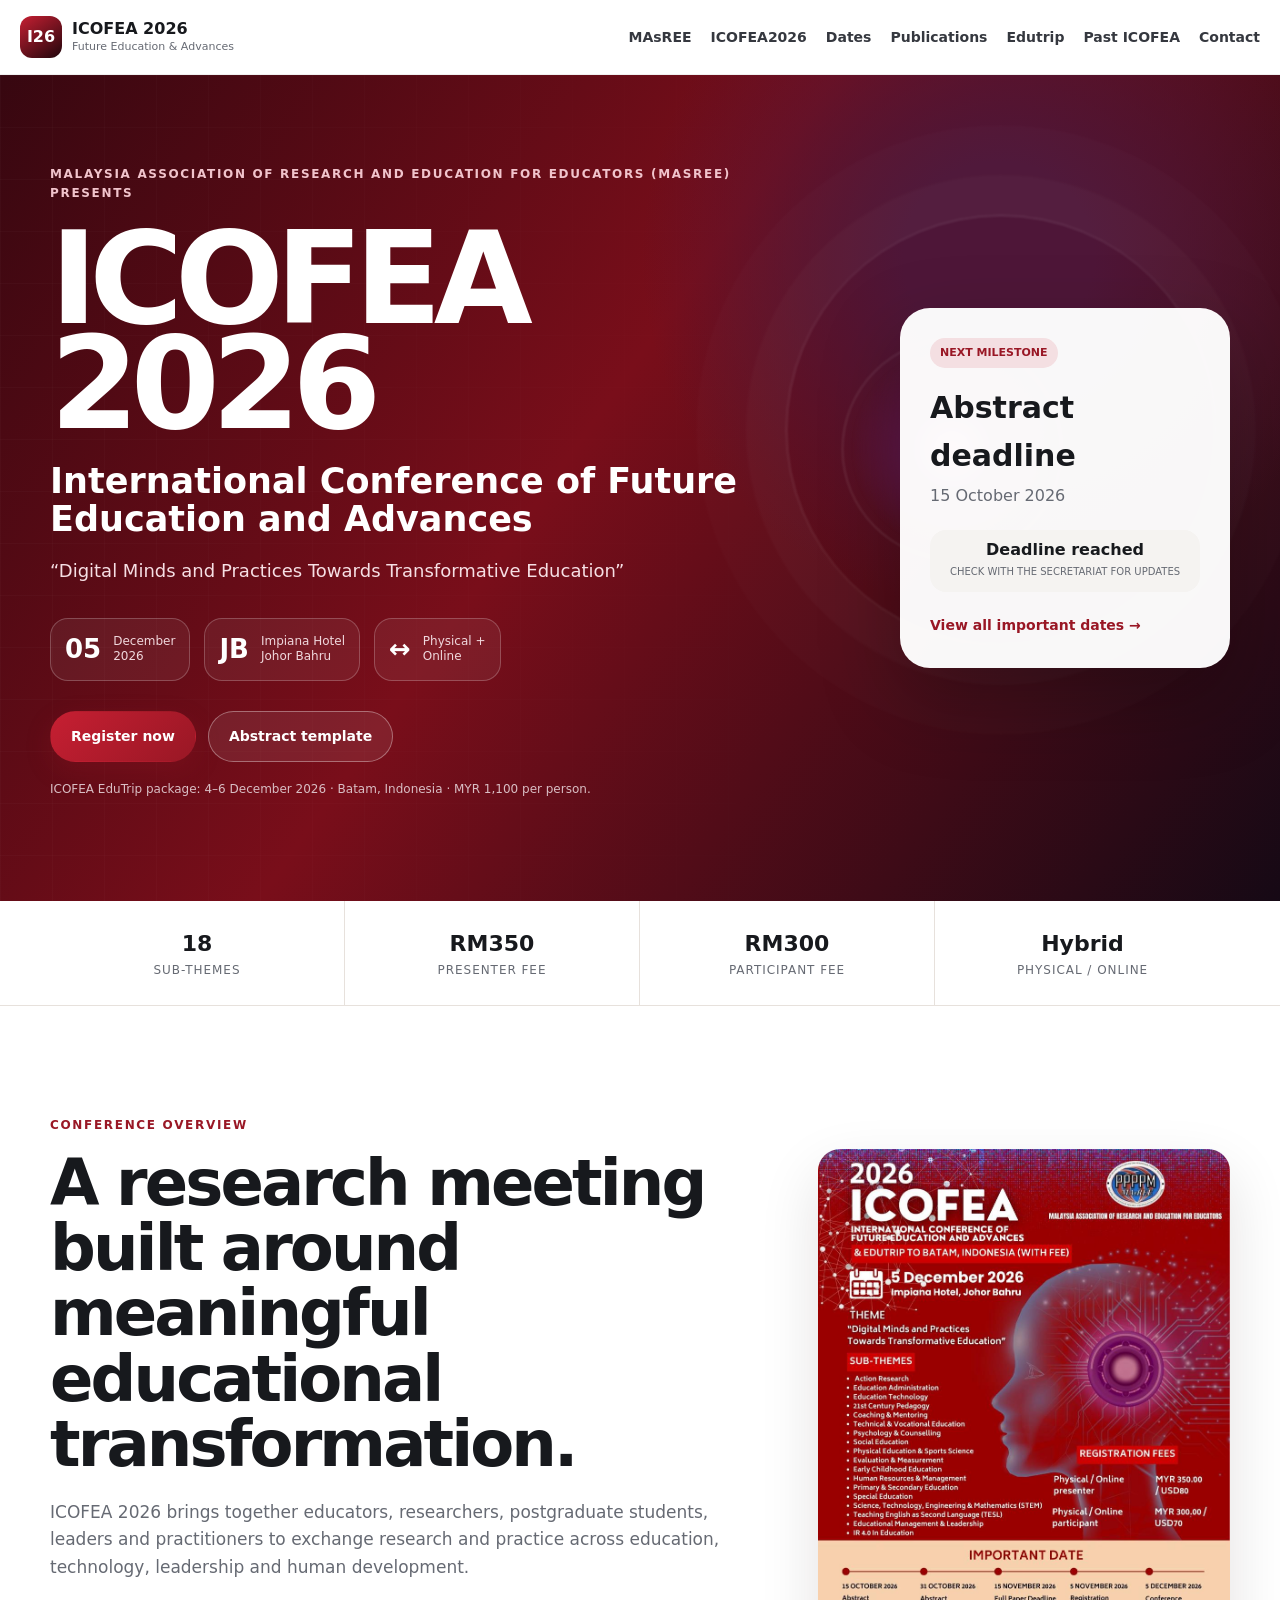
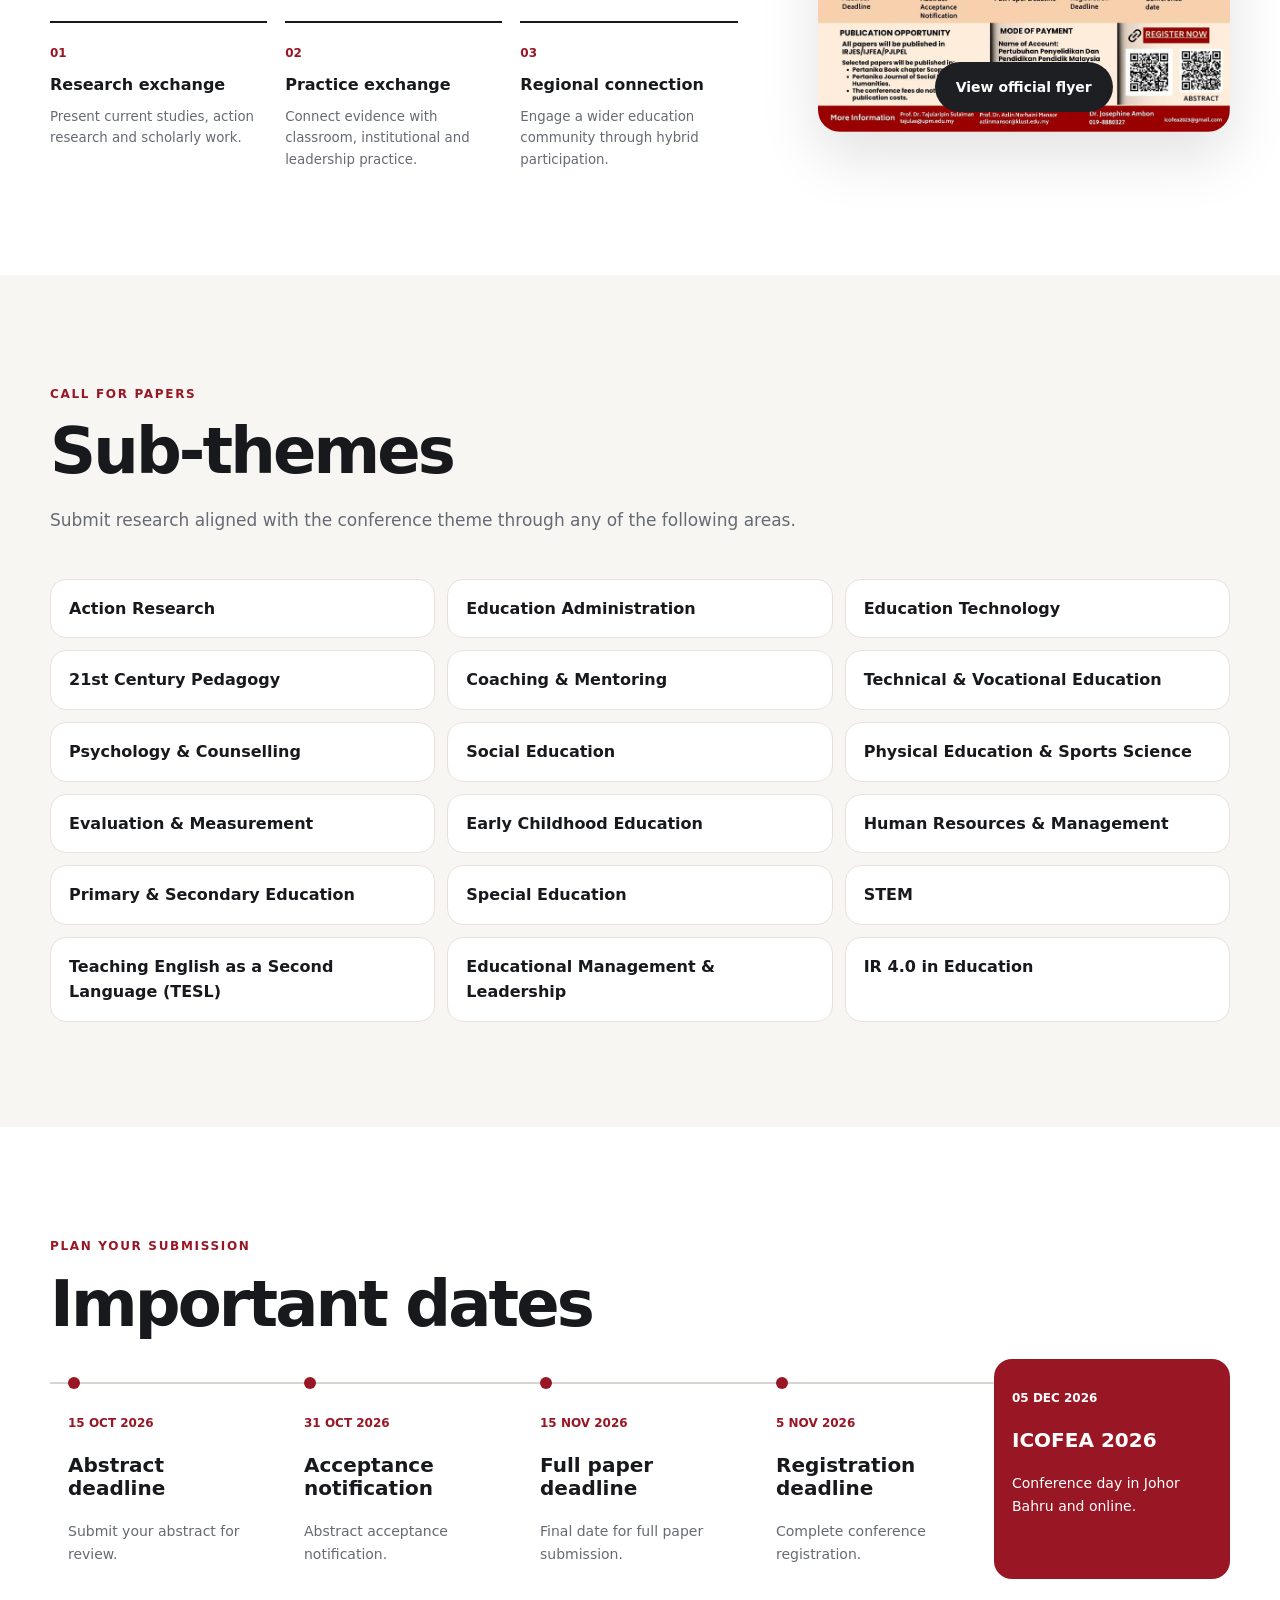
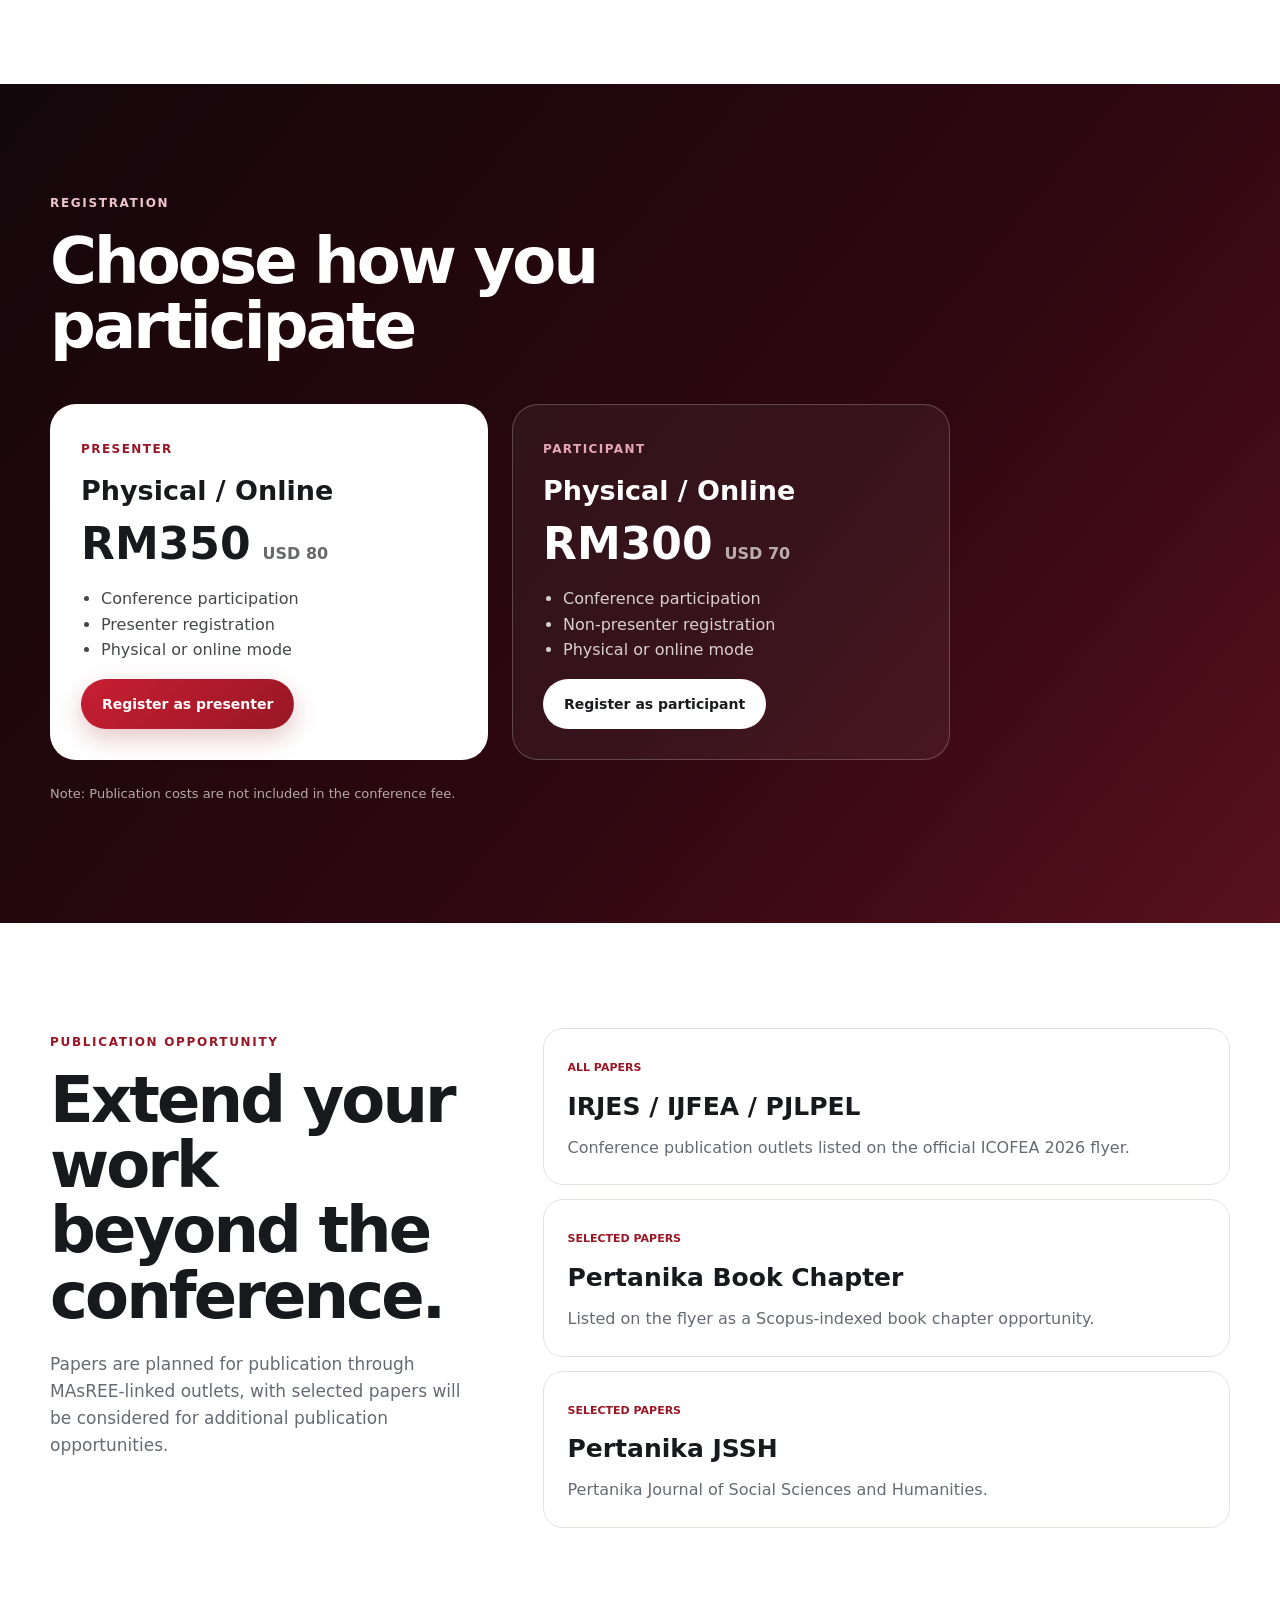
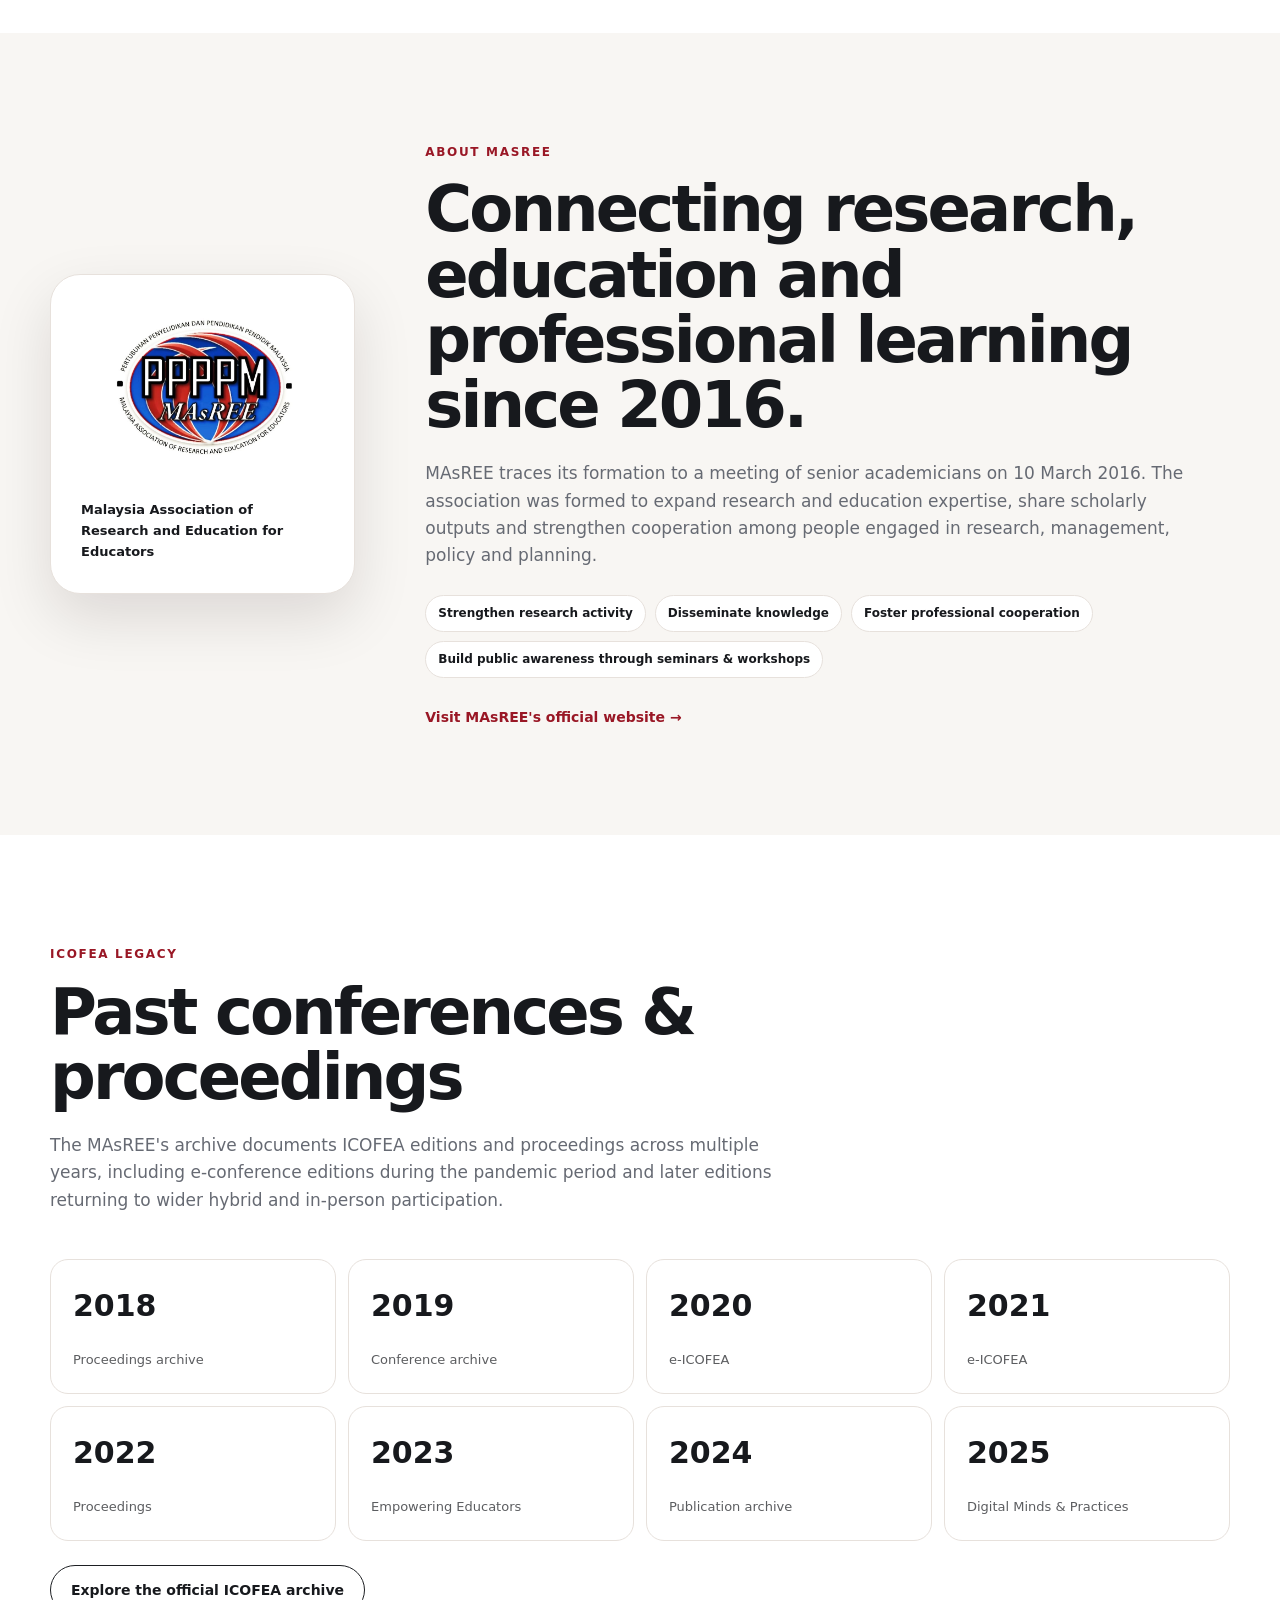
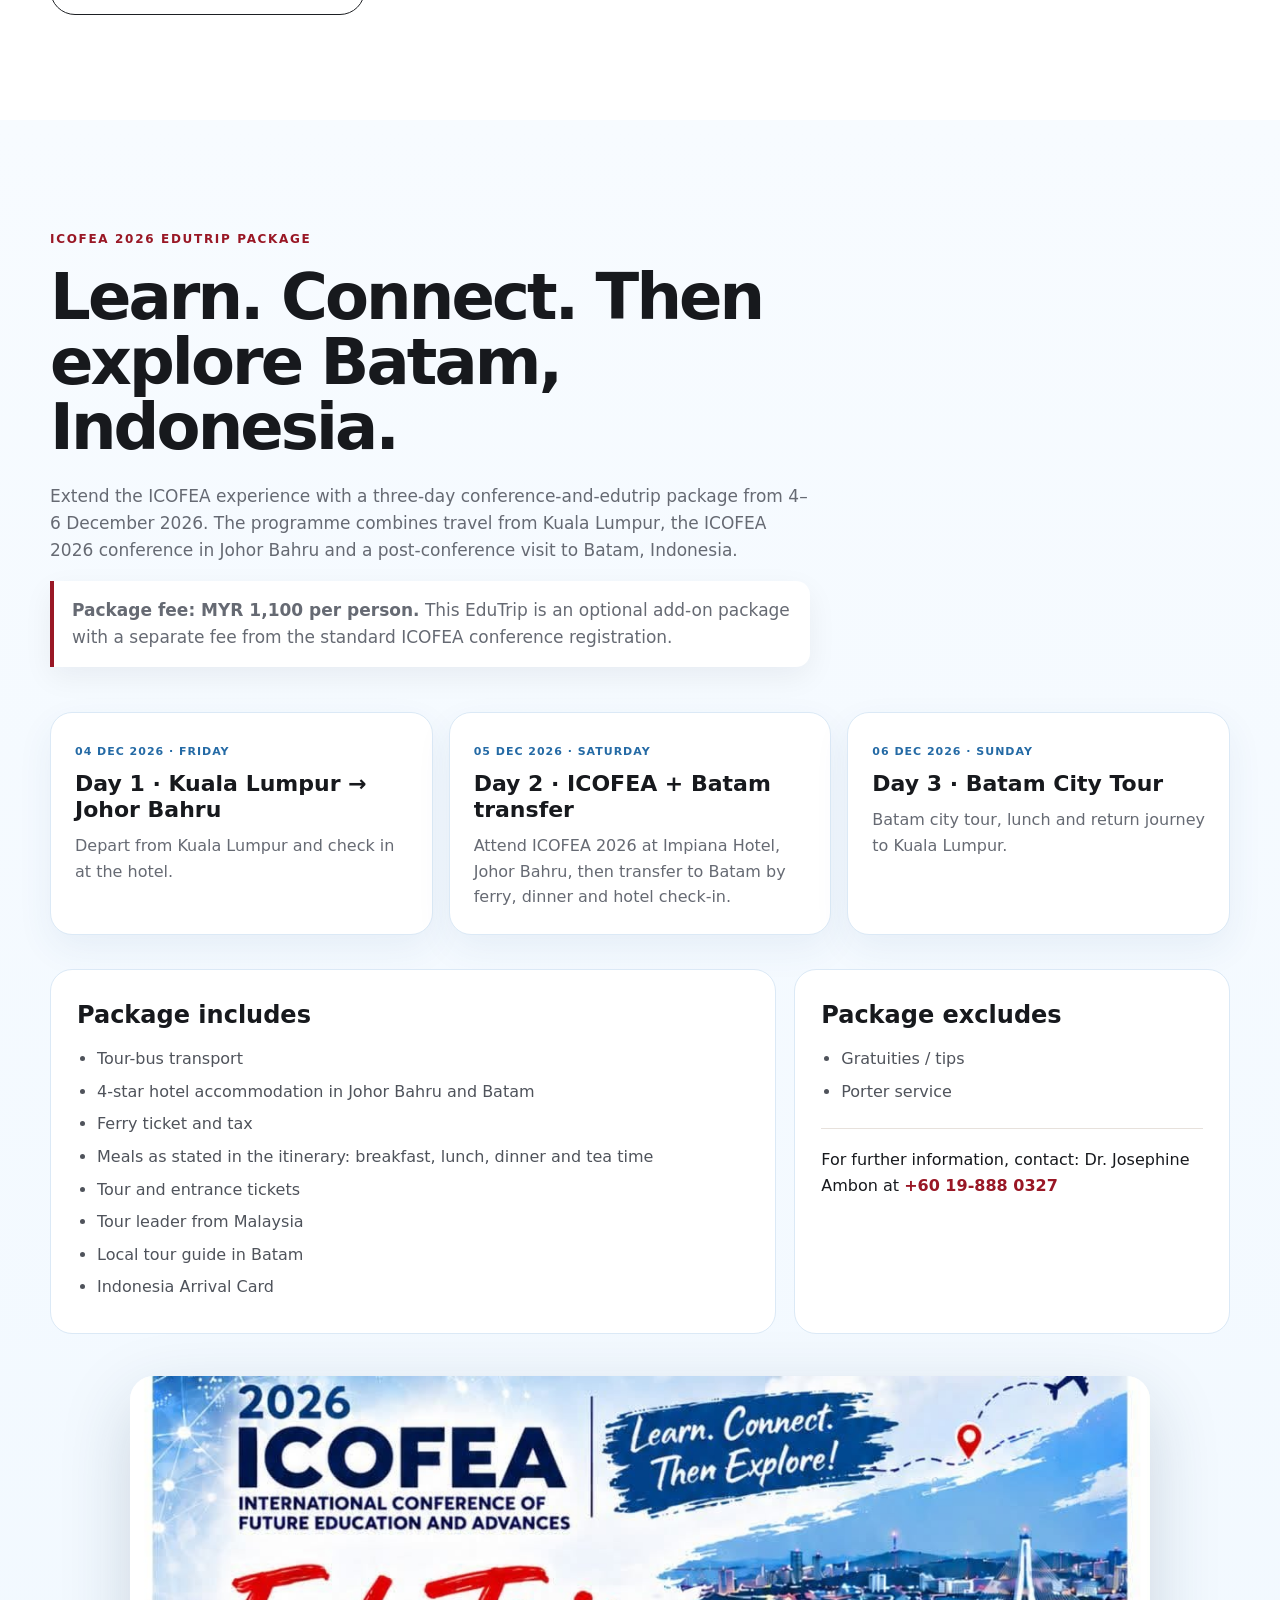
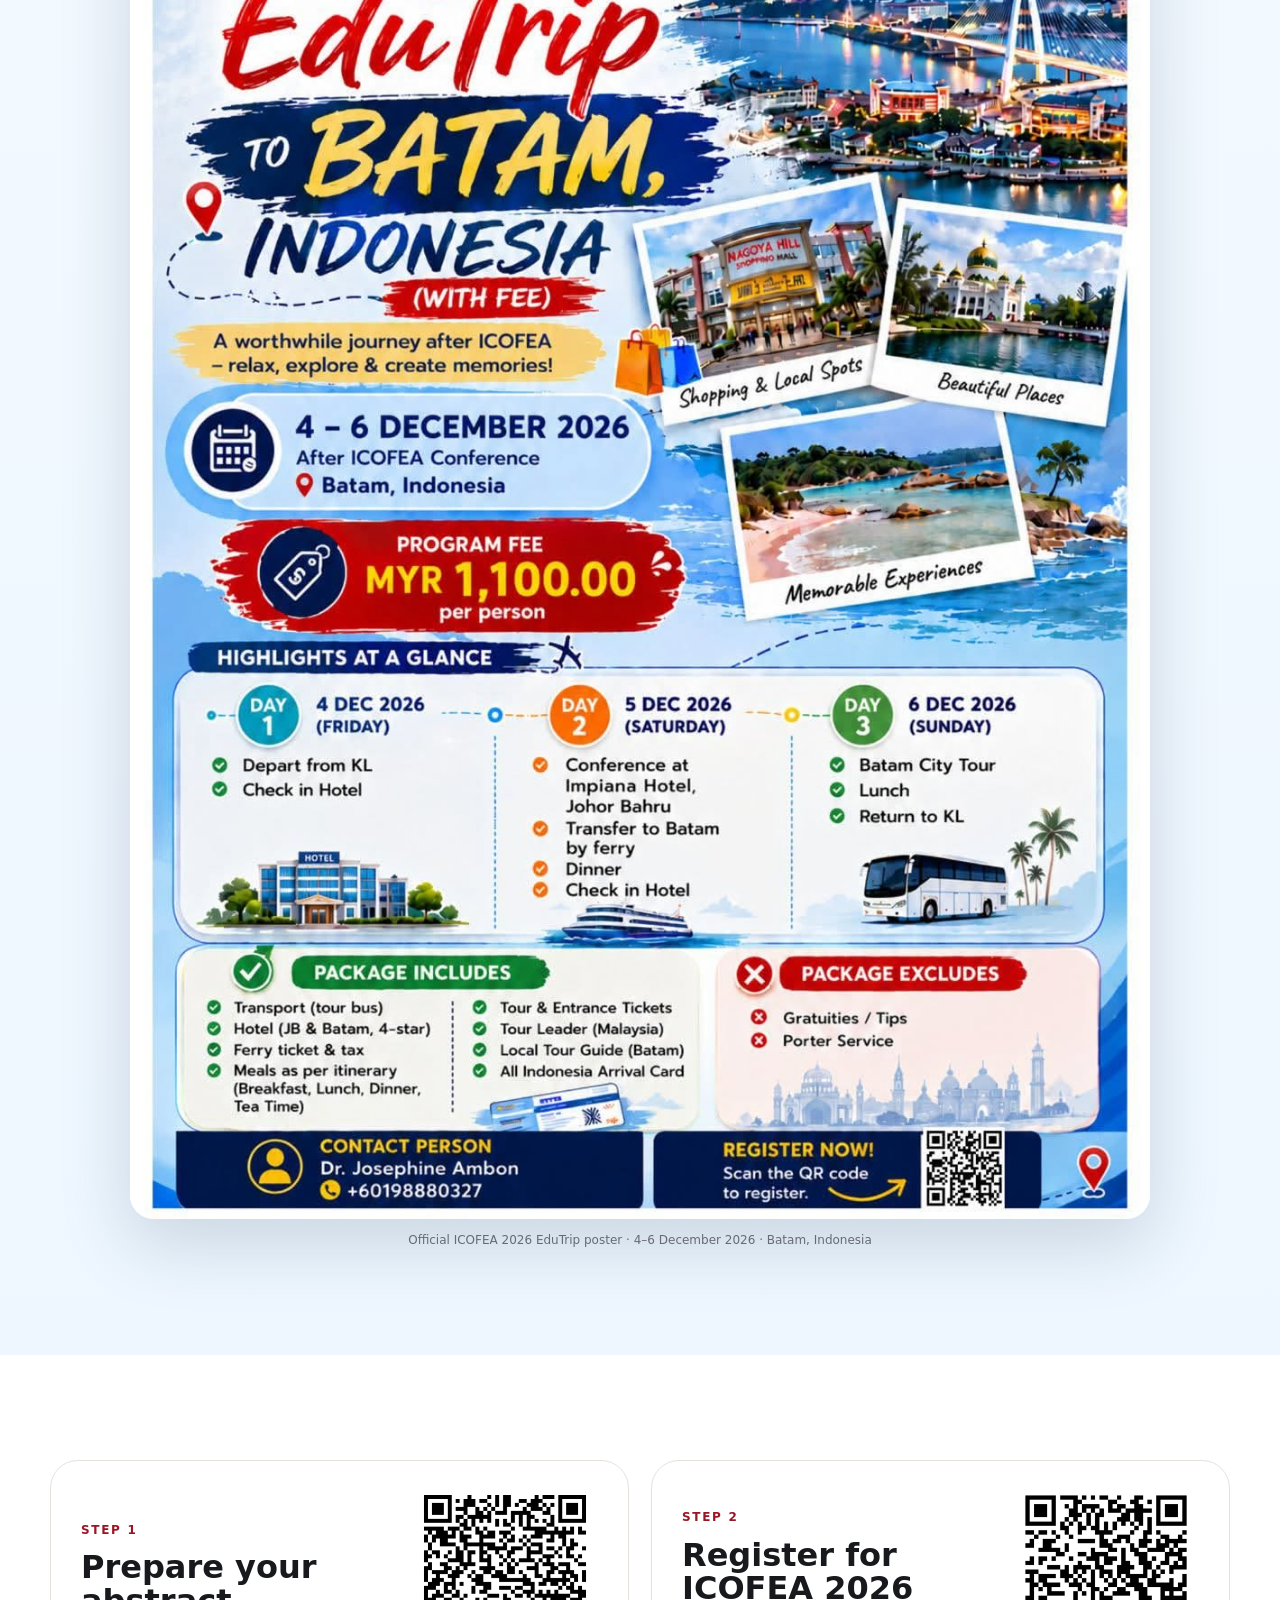
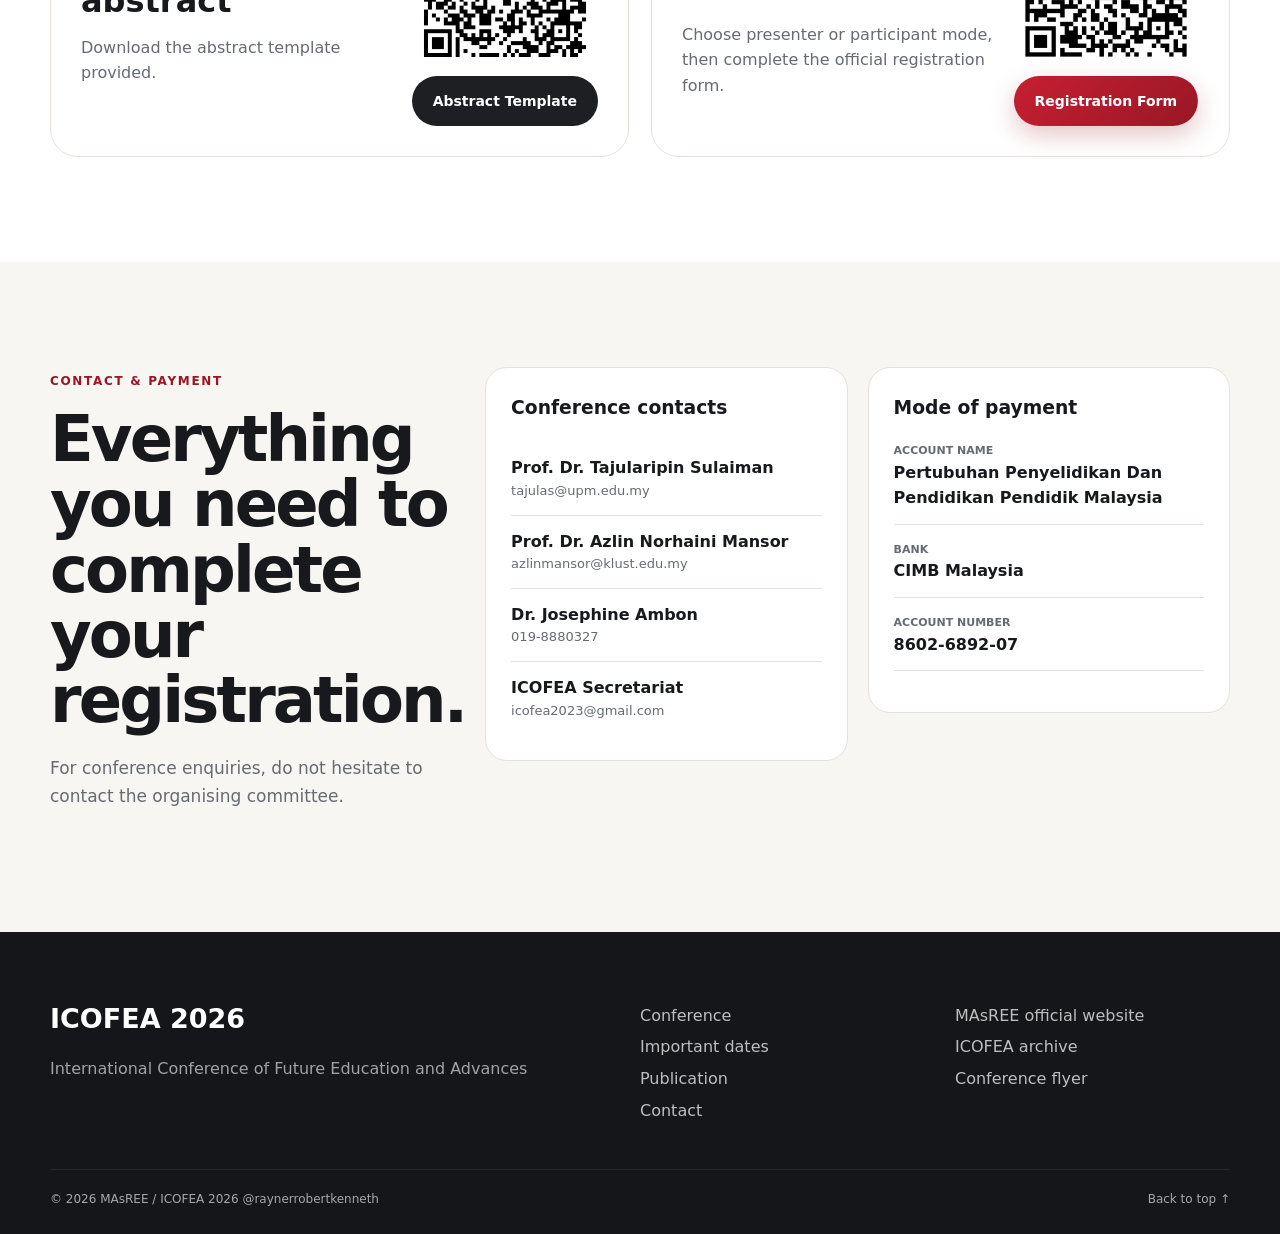
<file: home.html>
<!doctype html>
<html lang="en">
<head>
  <meta charset="utf-8" />
  <meta name="viewport" content="width=device-width, initial-scale=1" />
  <meta name="description" content="ICOFEA 2026 — International Conference of Future Education and Advances, 5 December 2026, Impiana Hotel Johor Bahru, Malaysia." />
  <meta name="theme-color" content="#7f0d19" />
  <title>ICOFEA 2026 | International Conference of Future Education and Advances</title>
  <link rel="stylesheet" href="styles.css" />
</head>
<body>
  <a class="skip-link" href="#main">Skip to content</a>
  <header class="site-header" id="top">
    <div class="nav-shell">
      <a class="brand" href="#top" aria-label="ICOFEA 2026 home">
        <span class="brand-mark">I26</span>
        <span><strong>ICOFEA 2026</strong><small>Future Education & Advances</small></span>
      </a>
      <button class="menu-btn" type="button" aria-expanded="false" aria-controls="main-nav">Menu</button>
      <nav id="main-nav" class="main-nav" aria-label="Primary navigation">
        <a href="#masree">MAsREE</a>
        <a href="#conference">ICOFEA2026</a>
        <a href="#dates">Dates</a>
        <a href="#publications">Publications</a>
        <a href="#edutrip">Edutrip</a>
        <a href="#legacy">Past ICOFEA</a>
        <a href="#contact">Contact</a>
      </nav>
      </div>
  </header>

  <main id="main">
    <section class="hero" id="conference">
      <div class="hero-grid" aria-hidden="true"></div>
      <div class="hero-orb orb-one" aria-hidden="true"></div>
      <div class="hero-orb orb-two" aria-hidden="true"></div>
      <div class="container hero-content">
        <div class="hero-copy reveal">
          <div class="eyebrow">Malaysia Association of Research and Education for Educators (MAsREE) presents</div>
          <h1><span>ICOFEA</span> 2026</h1>
          <p class="hero-kicker">International Conference of Future Education and Advances</p>
          <p class="theme">“Digital Minds and Practices Towards Transformative Education”</p>
          <div class="hero-meta">
            <div><b>05</b><span>December<br>2026</span></div>
            <div><b>JB</b><span>Impiana Hotel<br>Johor Bahru</span></div>
            <div><b>↔</b><span>Physical +<br>Online</span></div>
          </div>
          <div class="hero-actions">
            <a class="btn btn-primary" href="https://docs.google.com/forms/d/e/1FAIpQLSdT7HGKeLpzi2Mm67TtxqJS7bBHev8hDDe4Y_uSN3xtNxWe2w/viewform" target="_blank" rel="noopener">Register now</a>
            <a class="btn btn-ghost" href="https://docs.google.com/document/d/1aVNlbmxquJ3eDYULU70msfn5NMLI1I4J/edit?usp=drivesdk&ouid=115739544024611912162&rtpof=true&sd=true" target="_blank" rel="noopener">Abstract template</a>
          </div>
          <p class="micro">ICOFEA EduTrip package: 4–6 December 2026 · Batam, Indonesia · MYR 1,100 per person.</p>
        </div>
        <aside class="deadline-card reveal" aria-label="Abstract deadline countdown">
          <span class="card-label">Next milestone</span>
          <h2>Abstract deadline</h2>
          <p class="deadline-date">15 October 2026</p>
          <div class="countdown" data-deadline="2026-10-15T23:59:59+08:00">
            <div><strong id="days">--</strong><span>days</span></div>
            <div><strong id="hours">--</strong><span>hours</span></div>
            <div><strong id="mins">--</strong><span>min</span></div>
          </div>
          <a href="#dates" class="text-link">View all important dates →</a>
        </aside>
      </div>
    </section>

    <section class="quick-strip" aria-label="Conference quick facts">
      <div class="container quick-grid">
        <div><strong>18</strong><span>sub-themes</span></div>
        <div><strong>RM350</strong><span>presenter fee</span></div>
        <div><strong>RM300</strong><span>participant fee</span></div>
        <div><strong>Hybrid</strong><span>physical / online</span></div>
      </div>
    </section>

    <section class="section" id="overview">
      <div class="container two-col">
        <div class="section-heading reveal">
          <span class="eyebrow red">Conference overview</span>
          <h2>A research meeting built around meaningful educational transformation.</h2>
          <p>ICOFEA 2026 brings together educators, researchers, postgraduate students, leaders and practitioners to exchange research and practice across education, technology, leadership and human development.</p>
          <div class="feature-row">
            <div class="feature"><span>01</span><b>Research exchange</b><small>Present current studies, action research and scholarly work.</small></div>
            <div class="feature"><span>02</span><b>Practice exchange</b><small>Connect evidence with classroom, institutional and leadership practice.</small></div>
            <div class="feature"><span>03</span><b>Regional connection</b><small>Engage a wider education community through hybrid participation.</small></div>
          </div>
        </div>
        <div class="flyer-panel reveal">
          <img src="assets/icofea-2026-flyer.jpeg" alt="Official ICOFEA 2026 conference flyer" />
          <a class="btn btn-dark" href="assets/icofea-2026-flyer.jpeg" target="_blank">View official flyer</a>
        </div>
      </div>
    </section>

    <section class="section section-soft" id="themes">
      <div class="container">
        <div class="section-heading compact reveal">
          <span class="eyebrow red">Call for papers</span>
          <h2>Sub-themes</h2>
          <p>Submit research aligned with the conference theme through any of the following areas.</p>
        </div>
        <div class="themes-grid reveal">
          <span>Action Research</span><span>Education Administration</span><span>Education Technology</span><span>21st Century Pedagogy</span>
          <span>Coaching & Mentoring</span><span>Technical & Vocational Education</span><span>Psychology & Counselling</span><span>Social Education</span>
          <span>Physical Education & Sports Science</span><span>Evaluation & Measurement</span><span>Early Childhood Education</span><span>Human Resources & Management</span>
          <span>Primary & Secondary Education</span><span>Special Education</span><span>STEM</span><span>Teaching English as a Second Language (TESL)</span>
          <span>Educational Management & Leadership</span><span>IR 4.0 in Education</span>
        </div>
      </div>
    </section>

    <section class="section" id="dates">
      <div class="container">
        <div class="section-heading compact reveal">
          <span class="eyebrow red">Plan your submission</span>
          <h2>Important dates</h2>
        </div>
        <div class="timeline reveal">
          <article><time>15 Oct 2026</time><h3>Abstract deadline</h3><p>Submit your abstract for review.</p></article>
          <article><time>31 Oct 2026</time><h3>Acceptance notification</h3><p>Abstract acceptance notification.</p></article>
          <article><time>15 Nov 2026</time><h3>Full paper deadline</h3><p>Final date for full paper submission.</p></article>
          <article><time>5 Nov 2026</time><h3>Registration deadline</h3><p>Complete conference registration.</p></article>
          <article class="timeline-final"><time>05 Dec 2026</time><h3>ICOFEA 2026</h3><p>Conference day in Johor Bahru and online.</p></article>
        </div>
      </div>
    </section>

    <section class="section dark-section" id="fees">
      <div class="container">
        <div class="section-heading compact inverse reveal">
          <span class="eyebrow">Registration</span>
          <h2>Choose how you participate</h2>
        </div>
        <div class="pricing-grid reveal">
          <article class="price-card featured">
            <span class="price-label">Presenter</span><h3>Physical / Online</h3><div class="price"><strong>RM350</strong><span>USD 80</span></div>
            <ul><li>Conference participation</li><li>Presenter registration</li><li>Physical or online mode</li></ul>
            <a class="btn btn-primary" href="https://docs.google.com/forms/d/e/1FAIpQLSdT7HGKeLpzi2Mm67TtxqJS7bBHev8hDDe4Y_uSN3xtNxWe2w/viewform" target="_blank" rel="noopener">Register as presenter</a>
          </article>
          <article class="price-card">
            <span class="price-label">Participant</span><h3>Physical / Online</h3><div class="price"><strong>RM300</strong><span>USD 70</span></div>
            <ul><li>Conference participation</li><li>Non-presenter registration</li><li>Physical or online mode</li></ul>
            <a class="btn btn-light" href="https://docs.google.com/forms/d/e/1FAIpQLSdT7HGKeLpzi2Mm67TtxqJS7bBHev8hDDe4Y_uSN3xtNxWe2w/viewform" target="_blank" rel="noopener">Register as participant</a>
          </article>
        </div>
        <p class="fee-note">Note: Publication costs are not included in the conference fee.</p>
      </div>
    </section>

    <section class="section" id="publications">
      <div class="container publication-grid">
        <div class="section-heading reveal">
          <span class="eyebrow red">Publication opportunity</span>
          <h2>Extend your work beyond the conference.</h2>
          <p>Papers are planned for publication through MAsREE-linked outlets, with selected papers will be considered for additional publication opportunities.</p>
        </div>
        <div class="publication-cards reveal">
          <article><span>All papers</span><h3>IRJES / IJFEA / PJLPEL</h3><p>Conference publication outlets listed on the official ICOFEA 2026 flyer.</p></article>
          <article><span>Selected papers</span><h3>Pertanika Book Chapter</h3><p>Listed on the flyer as a Scopus-indexed book chapter opportunity.</p></article>
          <article><span>Selected papers</span><h3>Pertanika JSSH</h3><p>Pertanika Journal of Social Sciences and Humanities.</p></article>
        </div>
      </div>
    </section>

    <section class="section section-soft" id="masree">
      <div class="container about-grid">
        <div class="about-logo reveal">
          <img src="assets/masree-logo.jpg" alt="MAsREE logo from the ICOFEA 2026 flyer" />
          <span>Malaysia Association of Research and Education for Educators</span>
        </div>
        <div class="section-heading reveal">
          <span class="eyebrow red">About MAsREE</span>
          <h2>Connecting research, education and professional learning since 2016.</h2>
          <p>MAsREE traces its formation to a meeting of senior academicians on 10 March 2016. The association was formed to expand research and education expertise, share scholarly outputs and strengthen cooperation among people engaged in research, management, policy and planning.</p>
          <div class="aims">
            <span>Strengthen research activity</span><span>Disseminate knowledge</span><span>Foster professional cooperation</span><span>Build public awareness through seminars & workshops</span>
          </div>
          <a class="text-link" href="https://www.masree.info/about-masree/history/" target="_blank" rel="noopener">Visit MAsREE's official website →</a>
        </div>
      </div>
    </section>

    <section class="section" id="legacy">
      <div class="container">
        <div class="section-heading compact reveal">
          <span class="eyebrow red">ICOFEA legacy</span>
          <h2>Past conferences & proceedings</h2>
          <p>The MAsREE's archive documents ICOFEA editions and proceedings across multiple years, including e-conference editions during the pandemic period and later editions returning to wider hybrid and in-person participation.</p>
        </div>
        <div class="legacy-track reveal">
          <a href="https://www.masree.info/icofea-2018/" target="_blank" rel="noopener"><b>2018</b><span>Proceedings archive</span></a>
          <a href="https://www.masree.info/icofea-2019/" target="_blank" rel="noopener"><b>2019</b><span>Conference archive</span></a>
          <a href="https://www.masree.info/icofea-2020/" target="_blank" rel="noopener"><b>2020</b><span>e-ICOFEA</span></a>
          <a href="https://www.masree.info/icofea-2021/" target="_blank" rel="noopener"><b>2021</b><span>e-ICOFEA</span></a>
          <a href="https://www.masree.info/icofea-2022/" target="_blank" rel="noopener"><b>2022</b><span>Proceedings</span></a>
          <a href="https://www.masree.info/icofea-2023/" target="_blank" rel="noopener"><b>2023</b><span>Empowering Educators</span></a>
          <a href="https://www.masree.info/category/icofea-2/" target="_blank" rel="noopener"><b>2024</b><span>Publication archive</span></a>
          <a href="https://www.masree.info/icofea-2025/" target="_blank" rel="noopener"><b>2025</b><span>Digital Minds & Practices</span></a>
        </div>
        <a class="btn btn-outline-dark archive-btn" href="https://www.masree.info/category/icofea-2/" target="_blank" rel="noopener">Explore the official ICOFEA archive</a>
      </div>
    </section>

    <section class="section edutrip-section" id="edutrip">
      <div class="container">
        <div class="section-heading compact reveal">
          <span class="eyebrow red">ICOFEA 2026 EduTrip package</span>
          <h2>Learn. Connect. Then explore Batam, Indonesia.</h2>
          <p>Extend the ICOFEA experience with a three-day conference-and-edutrip package from 4–6 December 2026. The programme combines travel from Kuala Lumpur, the ICOFEA 2026 conference in Johor Bahru and a post-conference visit to Batam, Indonesia.</p>
          <p class="edutrip-note"><strong>Package fee: MYR 1,100 per person.</strong> This EduTrip is an optional add-on package with a separate fee from the standard ICOFEA conference registration.</p>
        </div>

        <div class="edutrip-summary reveal">
          <article><span>04 Dec 2026 · Friday</span><h3>Day 1 · Kuala Lumpur → Johor Bahru</h3><p>Depart from Kuala Lumpur and check in at the hotel.</p></article>
          <article><span>05 Dec 2026 · Saturday</span><h3>Day 2 · ICOFEA + Batam transfer</h3><p>Attend ICOFEA 2026 at Impiana Hotel, Johor Bahru, then transfer to Batam by ferry, dinner and hotel check-in.</p></article>
          <article><span>06 Dec 2026 · Sunday</span><h3>Day 3 · Batam City Tour</h3><p>Batam city tour, lunch and return journey to Kuala Lumpur.</p></article>
        </div>

        <div class="edutrip-inclusions reveal">
          <div>
            <h3>Package includes</h3>
            <ul>
              <li>Tour-bus transport</li>
              <li>4-star hotel accommodation in Johor Bahru and Batam</li>
              <li>Ferry ticket and tax</li>
              <li>Meals as stated in the itinerary: breakfast, lunch, dinner and tea time</li>
              <li>Tour and entrance tickets</li>
              <li>Tour leader from Malaysia</li>
              <li>Local tour guide in Batam</li>
              <li>Indonesia Arrival Card</li>
            </ul>
          </div>
          <div>
            <h3>Package excludes</h3>
            <ul>
              <li>Gratuities / tips</li>
              <li>Porter service</li>
            </ul>
            <p class="edutrip-contact">For further information, contact: Dr. Josephine Ambon at <a href="tel:+60198880327">+60 19-888 0327</a></p>
        </div>
        </div>

        <figure class="edutrip-poster reveal">
          <img src="assets/edutrip-batam.jpg" alt="Official ICOFEA 2026 EduTrip to Batam, Indonesia poster showing the 4 to 6 December 2026 programme, MYR 1,100 package fee, itinerary, inclusions and exclusions" />
          <figcaption>Official ICOFEA 2026 EduTrip poster · 4–6 December 2026 · Batam, Indonesia</figcaption>
        </figure>
      </div>
    </section>

    <section class="section" id="submission">
      <div class="container action-grid">
        <article class="action-card reveal">
          <div><span class="eyebrow red">Step 1</span><h2>Prepare your abstract</h2><p>Download the abstract template provided.</p></div>
          <div class="qr-wrap"><img src="assets/abstract-qr.png" alt="Abstract submission QR code" /><a class="btn btn-dark" href="https://docs.google.com/document/d/1aVNlbmxquJ3eDYULU70msfn5NMLI1I4J/edit?usp=drivesdk&ouid=115739544024611912162&rtpof=true&sd=true" target="_blank" rel="noopener">Abstract Template</a></div>
        </article>
        <article class="action-card reveal">
          <div><span class="eyebrow red">Step 2</span><h2>Register for ICOFEA 2026</h2><p>Choose presenter or participant mode, then complete the official registration form.</p></div>
          <div class="qr-wrap"><img src="assets/register-qr.png" alt="ICOFEA 2026 registration QR code" /><a class="btn btn-primary" href="https://bit.ly/ICOFEA2026?r=qr" target="_blank" rel="noopener">Registration Form</a></div>
        </article>
      </div>
    </section>

    <section class="section section-soft" id="contact">
      <div class="container contact-grid">
        <div class="section-heading reveal">
          <span class="eyebrow red">Contact & payment</span>
          <h2>Everything you need to complete your registration.</h2>
          <p>For conference enquiries, do not hesitate to contact the organising committee.</p>
        </div>
        <div class="contact-card reveal">
          <h3>Conference contacts</h3>
          <a href="mailto:tajulas@upm.edu.my"><b>Prof. Dr. Tajularipin Sulaiman</b><span>tajulas@upm.edu.my</span></a>
          <a href="mailto:azlinmansor@klust.edu.my"><b>Prof. Dr. Azlin Norhaini Mansor</b><span>azlinmansor@klust.edu.my</span></a>
          <a href="tel:+60198880327"><b>Dr. Josephine Ambon</b><span>019-8880327</span></a>
          <a href="mailto:icofea2023@gmail.com"><b>ICOFEA Secretariat</b><span>icofea2023@gmail.com</span></a>
        </div>
        <div class="payment-card reveal">
          <h3>Mode of payment</h3>
          <p><span>Account name</span><b>Pertubuhan Penyelidikan Dan Pendidikan Pendidik Malaysia</b></p>
          <p><span>Bank</span><b>CIMB Malaysia</b></p>
          <p><span>Account number</span><b id="account-no">8602-6892-07</b></p>
        </div>
      </div>
    </section>


  </main>

  <footer class="site-footer">
    <div class="container footer-grid">
      <div><strong>ICOFEA 2026</strong><p>International Conference of Future Education and Advances</p></div>
      <div><a href="#conference">Conference</a><a href="#dates">Important dates</a><a href="#publications">Publication</a><a href="#contact">Contact</a></div>
      <div><a href="https://www.masree.info/" target="_blank" rel="noopener">MAsREE official website</a><a href="https://www.masree.info/category/icofea-2/" target="_blank" rel="noopener">ICOFEA archive</a><a href="assets/icofea-2026-flyer.jpeg" target="_blank">Conference flyer</a></div>
    </div>
    <div class="container footer-bottom"><span>© <span id="year">2026</span> MAsREE / ICOFEA 2026 @raynerrobertkenneth </span><a href="#top">Back to top ↑</a></div>
  </footer>
  <script src="script.js"></script>
</body>
</html>
</file>
<file: styles.css>
:root{--red:#991725;--red2:#c61f32;--deep:#21060c;--ink:#17191d;--muted:#666a73;--cream:#f7efe6;--soft:#f8f6f3;--white:#fff;--line:#e7e1dc;--radius:24px;--shadow:0 24px 60px rgba(22,8,12,.12)}*{box-sizing:border-box}html{scroll-behavior:smooth}body{margin:0;font-family:Inter,ui-sans-serif,system-ui,-apple-system,BlinkMacSystemFont,"Segoe UI",sans-serif;color:var(--ink);background:#fff;line-height:1.6}a{color:inherit;text-decoration:none}img{max-width:100%;display:block}.container{width:min(1180px,calc(100% - 40px));margin:auto}.narrow{width:min(860px,calc(100% - 40px));margin:auto}.skip-link{position:fixed;left:12px;top:-80px;background:#fff;color:#000;padding:10px 14px;z-index:999}.skip-link:focus{top:12px}.site-header{position:sticky;top:0;z-index:100;background:rgba(255,255,255,.9);backdrop-filter:blur(18px);border-bottom:1px solid rgba(0,0,0,.06)}.nav-shell{width:min(1240px,calc(100% - 28px));margin:auto;min-height:74px;display:flex;align-items:center;gap:24px}.brand{display:flex;align-items:center;gap:10px;min-width:190px}.brand-mark{width:42px;height:42px;border-radius:12px;display:grid;place-items:center;background:linear-gradient(145deg,var(--red2),var(--deep));color:#fff;font-weight:900}.brand strong,.brand small{display:block;line-height:1.15}.brand small{font-size:11px;color:var(--muted);margin-top:3px}.main-nav{display:flex;gap:19px;align-items:center;margin-left:auto}.main-nav a{font-size:14px;color:#35383f;font-weight:650}.main-nav a:hover{color:var(--red)}.btn{display:inline-flex;align-items:center;justify-content:center;gap:8px;border-radius:999px;padding:13px 20px;font-weight:800;font-size:14px;border:1px solid transparent;transition:.2s transform,.2s background,.2s border}.btn:hover{transform:translateY(-2px)}.btn-sm{padding:9px 15px}.btn-primary{background:linear-gradient(135deg,var(--red2),var(--red));color:#fff;box-shadow:0 9px 24px rgba(153,23,37,.25)}.btn-ghost{background:rgba(255,255,255,.08);border-color:rgba(255,255,255,.35);color:#fff}.btn-dark{background:#1d1f23;color:#fff}.btn-light{background:#fff;color:#191a1d}.btn-outline-dark{border-color:#1d1f23}.menu-btn{display:none}.hero{min-height:740px;background:radial-gradient(circle at 78% 22%,#4e1638 0 8%,transparent 30%),linear-gradient(125deg,#370710 0%,#790e1a 45%,#160915 100%);position:relative;overflow:hidden;color:#fff;display:flex;align-items:center}.hero-grid{position:absolute;inset:0;opacity:.18;background-image:linear-gradient(rgba(255,255,255,.12) 1px,transparent 1px),linear-gradient(90deg,rgba(255,255,255,.12) 1px,transparent 1px);background-size:52px 52px;mask-image:linear-gradient(to right,#000,transparent 70%)}.hero-orb{position:absolute;border-radius:50%;filter:blur(1px);border:1px solid rgba(255,255,255,.18)}.orb-one{width:430px;height:430px;right:5%;top:17%;box-shadow:0 0 0 40px rgba(255,255,255,.02),0 0 0 90px rgba(255,255,255,.015)}.orb-two{width:220px;height:220px;right:17%;top:32%;background:radial-gradient(circle,#d16689 0 5%,#5d1747 28%,transparent 65%)}.hero-content{display:grid;grid-template-columns:minmax(0,1.4fr) minmax(300px,.6fr);gap:80px;align-items:center;position:relative;z-index:2;padding:90px 0}.eyebrow{text-transform:uppercase;letter-spacing:.14em;font-size:12px;font-weight:900;color:#f1c4cc}.eyebrow.red{color:var(--red)}.hero h1{font-size:clamp(72px,10vw,138px);line-height:.82;letter-spacing:-.065em;margin:24px 0 26px}.hero h1 span{color:#fff}.hero-kicker{font-size:clamp(22px,3vw,35px);font-weight:800;max-width:780px;line-height:1.08;margin:0 0 18px}.theme{max-width:690px;font-size:18px;color:#f6dfe4;margin-bottom:32px}.hero-meta{display:flex;gap:14px;flex-wrap:wrap;margin-bottom:30px}.hero-meta>div{display:flex;align-items:center;gap:12px;border:1px solid rgba(255,255,255,.22);background:rgba(255,255,255,.06);border-radius:18px;padding:10px 14px}.hero-meta b{font-size:26px}.hero-meta span{font-size:12px;line-height:1.25;color:#f0d8dd}.hero-actions{display:flex;gap:12px;flex-wrap:wrap}.micro{font-size:12px;color:#d9bec4;margin-top:18px}.deadline-card{background:rgba(255,255,255,.97);color:var(--ink);border-radius:30px;padding:30px;box-shadow:0 30px 80px rgba(0,0,0,.25)}.card-label{display:inline-block;background:#f4dfe2;color:var(--red);padding:6px 10px;border-radius:999px;font-size:11px;font-weight:900;text-transform:uppercase}.deadline-card h2{font-size:30px;margin:16px 0 3px}.deadline-date{color:var(--muted);margin:0 0 22px}.countdown{display:grid;grid-template-columns:repeat(3,1fr);gap:8px;margin-bottom:20px}.countdown>div{background:#f5f3f1;border-radius:16px;padding:12px;text-align:center}.countdown strong,.countdown span{display:block}.countdown strong{font-size:30px;line-height:1}.countdown span{font-size:10px;text-transform:uppercase;color:var(--muted);margin-top:6px}.text-link{font-weight:800;color:var(--red);font-size:14px}.quick-strip{background:#fff;border-bottom:1px solid var(--line)}.quick-grid{display:grid;grid-template-columns:repeat(4,1fr)}.quick-grid>div{padding:25px 0;text-align:center;border-right:1px solid var(--line)}.quick-grid>div:last-child{border-right:0}.quick-grid strong,.quick-grid span{display:block}.quick-grid strong{font-size:22px}.quick-grid span{font-size:12px;text-transform:uppercase;letter-spacing:.08em;color:var(--muted)}.section{padding:105px 0}.section-soft{background:var(--soft)}.two-col{display:grid;grid-template-columns:1.25fr .75fr;gap:80px;align-items:center}.section-heading h2{font-size:clamp(38px,5vw,64px);letter-spacing:-.045em;line-height:1.02;margin:14px 0 22px}.section-heading p{font-size:17px;color:var(--muted);max-width:760px}.section-heading.compact{max-width:760px;margin-bottom:45px}.feature-row{display:grid;grid-template-columns:repeat(3,1fr);gap:18px;margin-top:40px}.feature{border-top:2px solid var(--ink);padding-top:16px}.feature span{color:var(--red);font-weight:900;font-size:12px}.feature b,.feature small{display:block}.feature b{margin:8px 0}.feature small{color:var(--muted)}.flyer-panel{position:relative}.flyer-panel img{border-radius:22px;box-shadow:var(--shadow);max-height:620px;margin:auto}.flyer-panel .btn{position:absolute;bottom:20px;left:50%;transform:translateX(-50%)}.themes-grid{display:grid;grid-template-columns:repeat(3,1fr);gap:12px}.themes-grid span{background:#fff;border:1px solid var(--line);border-radius:16px;padding:16px 18px;font-weight:700}.timeline{display:grid;grid-template-columns:repeat(5,1fr);border-top:2px solid #d9d4cf}.timeline article{padding:25px 18px 0;position:relative}.timeline article:before{content:"";width:12px;height:12px;border-radius:50%;background:var(--red);position:absolute;top:-7px;left:18px}.timeline time{font-size:12px;font-weight:900;color:var(--red);text-transform:uppercase}.timeline h3{font-size:20px;line-height:1.15}.timeline p{font-size:14px;color:var(--muted)}.timeline-final{background:var(--red);color:#fff;border-radius:18px;padding:25px 18px!important;margin-top:-25px}.timeline-final:before{display:none}.timeline-final time,.timeline-final p{color:#fff!important}.dark-section{background:linear-gradient(130deg,#13070b,#2f0710 60%,#58111d);color:#fff}.inverse h2{color:#fff}.pricing-grid{display:grid;grid-template-columns:repeat(2,1fr);gap:24px;max-width:900px}.price-card{border:1px solid rgba(255,255,255,.22);border-radius:26px;padding:30px;background:rgba(255,255,255,.05)}.price-card.featured{background:#fff;color:var(--ink)}.price-label{font-size:12px;text-transform:uppercase;letter-spacing:.12em;font-weight:900;color:#e7a6b2}.featured .price-label{color:var(--red)}.price-card h3{font-size:27px;margin:8px 0}.price{display:flex;align-items:end;gap:12px;margin:10px 0 20px}.price strong{font-size:44px;line-height:1}.price span{font-weight:800;opacity:.65}.price-card ul{padding-left:20px;color:inherit;opacity:.8}.fee-note{opacity:.65;font-size:13px;margin-top:24px}.publication-grid{display:grid;grid-template-columns:.75fr 1.25fr;gap:80px;align-items:start}.publication-cards{display:grid;gap:14px}.publication-cards article{padding:24px;border:1px solid var(--line);border-radius:20px}.publication-cards span{font-size:11px;font-weight:900;text-transform:uppercase;color:var(--red)}.publication-cards h3{font-size:25px;margin:8px 0}.publication-cards p{margin:0;color:var(--muted)}.about-grid{display:grid;grid-template-columns:.55fr 1.45fr;gap:70px;align-items:center}.about-logo{background:#fff;border:1px solid var(--line);border-radius:30px;padding:30px;box-shadow:var(--shadow)}.about-logo img{border-radius:16px;width:100%;mix-blend-mode:multiply}.about-logo span{display:block;font-weight:800;font-size:13px;margin-top:18px}.aims{display:flex;gap:9px;flex-wrap:wrap;margin:26px 0}.aims span{border-radius:999px;background:#fff;border:1px solid var(--line);padding:8px 12px;font-size:12px;font-weight:800}.legacy-track{display:grid;grid-template-columns:repeat(4,1fr);gap:12px}.legacy-track a{min-height:135px;border:1px solid var(--line);border-radius:18px;padding:22px;display:flex;flex-direction:column;justify-content:space-between;transition:.2s}.legacy-track a:hover{background:#1d1f23;color:#fff;transform:translateY(-3px)}.legacy-track b{font-size:30px}.legacy-track span{font-size:13px;opacity:.7}.archive-btn{margin-top:24px}.message-section{background:var(--cream)}.message-grid{display:grid;grid-template-columns:.35fr 1.65fr;gap:65px;align-items:start}.message-portrait{aspect-ratio:1;border-radius:50%;background:radial-gradient(circle at 35% 30%,#d44b63,#801322 70%);display:grid;place-items:center;color:#fff;font-size:82px;font-weight:900;box-shadow:var(--shadow)}blockquote{margin:0}blockquote h2{font-size:clamp(38px,5vw,65px);line-height:1.02;letter-spacing:-.045em;margin:12px 0 25px}blockquote p{font-size:18px;color:#4f5054}blockquote footer{display:flex;flex-direction:column;margin-top:28px}blockquote footer span{color:var(--muted);font-size:13px}.action-grid{display:grid;grid-template-columns:1fr 1fr;gap:22px}.action-card{border:1px solid var(--line);border-radius:28px;padding:30px;display:grid;grid-template-columns:1.25fr .75fr;gap:20px;align-items:center}.action-card h2{font-size:32px;line-height:1.05;margin:10px 0}.action-card p{color:var(--muted)}.qr-wrap{text-align:center}.qr-wrap img{width:170px;max-height:185px;object-fit:cover;margin:0 auto 15px;border-radius:12px}.contact-grid{display:grid;grid-template-columns:1fr 1fr 1fr;gap:20px;align-items:start}.contact-card,.payment-card{background:#fff;border:1px solid var(--line);border-radius:22px;padding:25px}.contact-card h3,.payment-card h3{margin-top:0}.contact-card a{display:block;padding:13px 0;border-bottom:1px solid var(--line)}.contact-card a:last-child{border-bottom:0}.contact-card b,.contact-card span{display:block}.contact-card span{font-size:13px;color:var(--muted)}.payment-card p{border-bottom:1px solid var(--line);padding-bottom:13px}.payment-card p span,.payment-card p b{display:block}.payment-card p span{font-size:11px;text-transform:uppercase;color:var(--muted);font-weight:800}.copy-btn{border:0;background:#1d1f23;color:#fff;padding:10px 14px;border-radius:10px;font-weight:800;cursor:pointer}.faq details{border-top:1px solid var(--line);padding:18px 0}.faq details:last-child{border-bottom:1px solid var(--line)}.faq summary{cursor:pointer;font-weight:850;font-size:18px}.faq details p{color:var(--muted);margin-bottom:0}.site-footer{background:#151619;color:#fff;padding:65px 0 25px}.footer-grid{display:grid;grid-template-columns:2fr 1fr 1fr;gap:40px}.footer-grid strong{font-size:27px}.footer-grid p{opacity:.6}.footer-grid a{display:block;opacity:.72;margin:6px 0}.footer-grid a:hover{opacity:1}.footer-bottom{border-top:1px solid rgba(255,255,255,.12);margin-top:40px;padding-top:20px;display:flex;justify-content:space-between;font-size:12px;opacity:.62}.reveal{opacity:0;transform:translateY(20px);transition:.7s ease}.reveal.visible{opacity:1;transform:none}@media(max-width:980px){.nav-cta{display:none}.menu-btn{display:block;margin-left:auto;border:1px solid var(--line);background:#fff;border-radius:10px;padding:8px 11px;font-weight:800}.main-nav{display:none;position:absolute;left:14px;right:14px;top:70px;background:#fff;border:1px solid var(--line);border-radius:18px;padding:14px;box-shadow:var(--shadow);flex-direction:column;align-items:stretch}.main-nav.open{display:flex}.main-nav a{padding:8px}.hero{min-height:auto}.hero-content,.two-col,.publication-grid,.about-grid,.message-grid,.contact-grid{grid-template-columns:1fr}.hero-content{gap:40px;padding:70px 0}.deadline-card{max-width:520px}.feature-row{grid-template-columns:1fr}.timeline{grid-template-columns:1fr 1fr}.timeline-final{margin-top:0}.legacy-track{grid-template-columns:repeat(2,1fr)}.action-grid{grid-template-columns:1fr}.themes-grid{grid-template-columns:repeat(2,1fr)}}@media(max-width:650px){.container,.narrow{width:min(100% - 28px,1180px)}.section{padding:72px 0}.hero h1{font-size:72px}.hero-meta{display:grid;grid-template-columns:1fr 1fr}.hero-meta>div:last-child{grid-column:1/-1}.quick-grid{grid-template-columns:1fr 1fr}.quick-grid>div:nth-child(2){border-right:0}.quick-grid>div{border-bottom:1px solid var(--line)}.themes-grid,.pricing-grid,.timeline,.legacy-track{grid-template-columns:1fr}.timeline{border-top:0;border-left:2px solid #d9d4cf}.timeline article{padding:0 0 26px 26px}.timeline article:before{top:8px;left:-7px}.action-card{grid-template-columns:1fr}.qr-wrap{text-align:left}.qr-wrap img{margin:0 0 15px}.footer-grid{grid-template-columns:1fr}.footer-bottom{gap:16px;flex-direction:column}.message-portrait{width:130px}.contact-grid{grid-template-columns:1fr}.section-heading h2,blockquote h2{font-size:40px}}

/* ICOFEA 2026 EduTrip */
.edutrip-section{background:linear-gradient(180deg,#f7fbff 0%,#eef7ff 100%)}
.edutrip-note{background:#fff;border-left:4px solid var(--red);border-radius:0 14px 14px 0;padding:16px 18px;box-shadow:0 10px 30px rgba(23,25,29,.06)}
.edutrip-summary{display:grid;grid-template-columns:repeat(3,1fr);gap:16px;margin:34px 0}
.edutrip-summary article{background:#fff;border:1px solid #dbe9f6;border-radius:22px;padding:24px;box-shadow:0 14px 36px rgba(36,90,138,.07)}
.edutrip-summary span{font-size:11px;text-transform:uppercase;letter-spacing:.09em;font-weight:900;color:#246aa5}
.edutrip-summary h3{font-size:22px;line-height:1.18;margin:8px 0 10px}
.edutrip-summary p{margin:0;color:var(--muted)}
.edutrip-inclusions{display:grid;grid-template-columns:1.25fr .75fr;gap:18px;margin:0 0 38px}
.edutrip-inclusions>div{background:#fff;border:1px solid #dbe9f6;border-radius:22px;padding:26px}
.edutrip-inclusions h3{margin:0 0 12px;font-size:24px}
.edutrip-inclusions ul{margin:0;padding-left:20px;color:#4f535b}
.edutrip-inclusions li{margin:7px 0}
.edutrip-contact{margin:24px 0 18px;padding-top:18px;border-top:1px solid var(--line)}
.edutrip-contact a{color:var(--red);font-weight:800}
.edutrip-poster{margin:42px auto 0;max-width:1020px}
.edutrip-poster img{width:100%;height:auto;object-fit:contain;border-radius:24px;box-shadow:0 24px 70px rgba(25,54,83,.18);background:#fff}
.edutrip-poster figcaption{text-align:center;font-size:12px;color:var(--muted);margin-top:12px}
@media(max-width:980px){.edutrip-summary,.edutrip-inclusions{grid-template-columns:1fr}}
@media(max-width:650px){.edutrip-poster{margin-top:30px}.edutrip-poster img{border-radius:16px}.edutrip-summary article,.edutrip-inclusions>div{padding:20px}}
</file>
